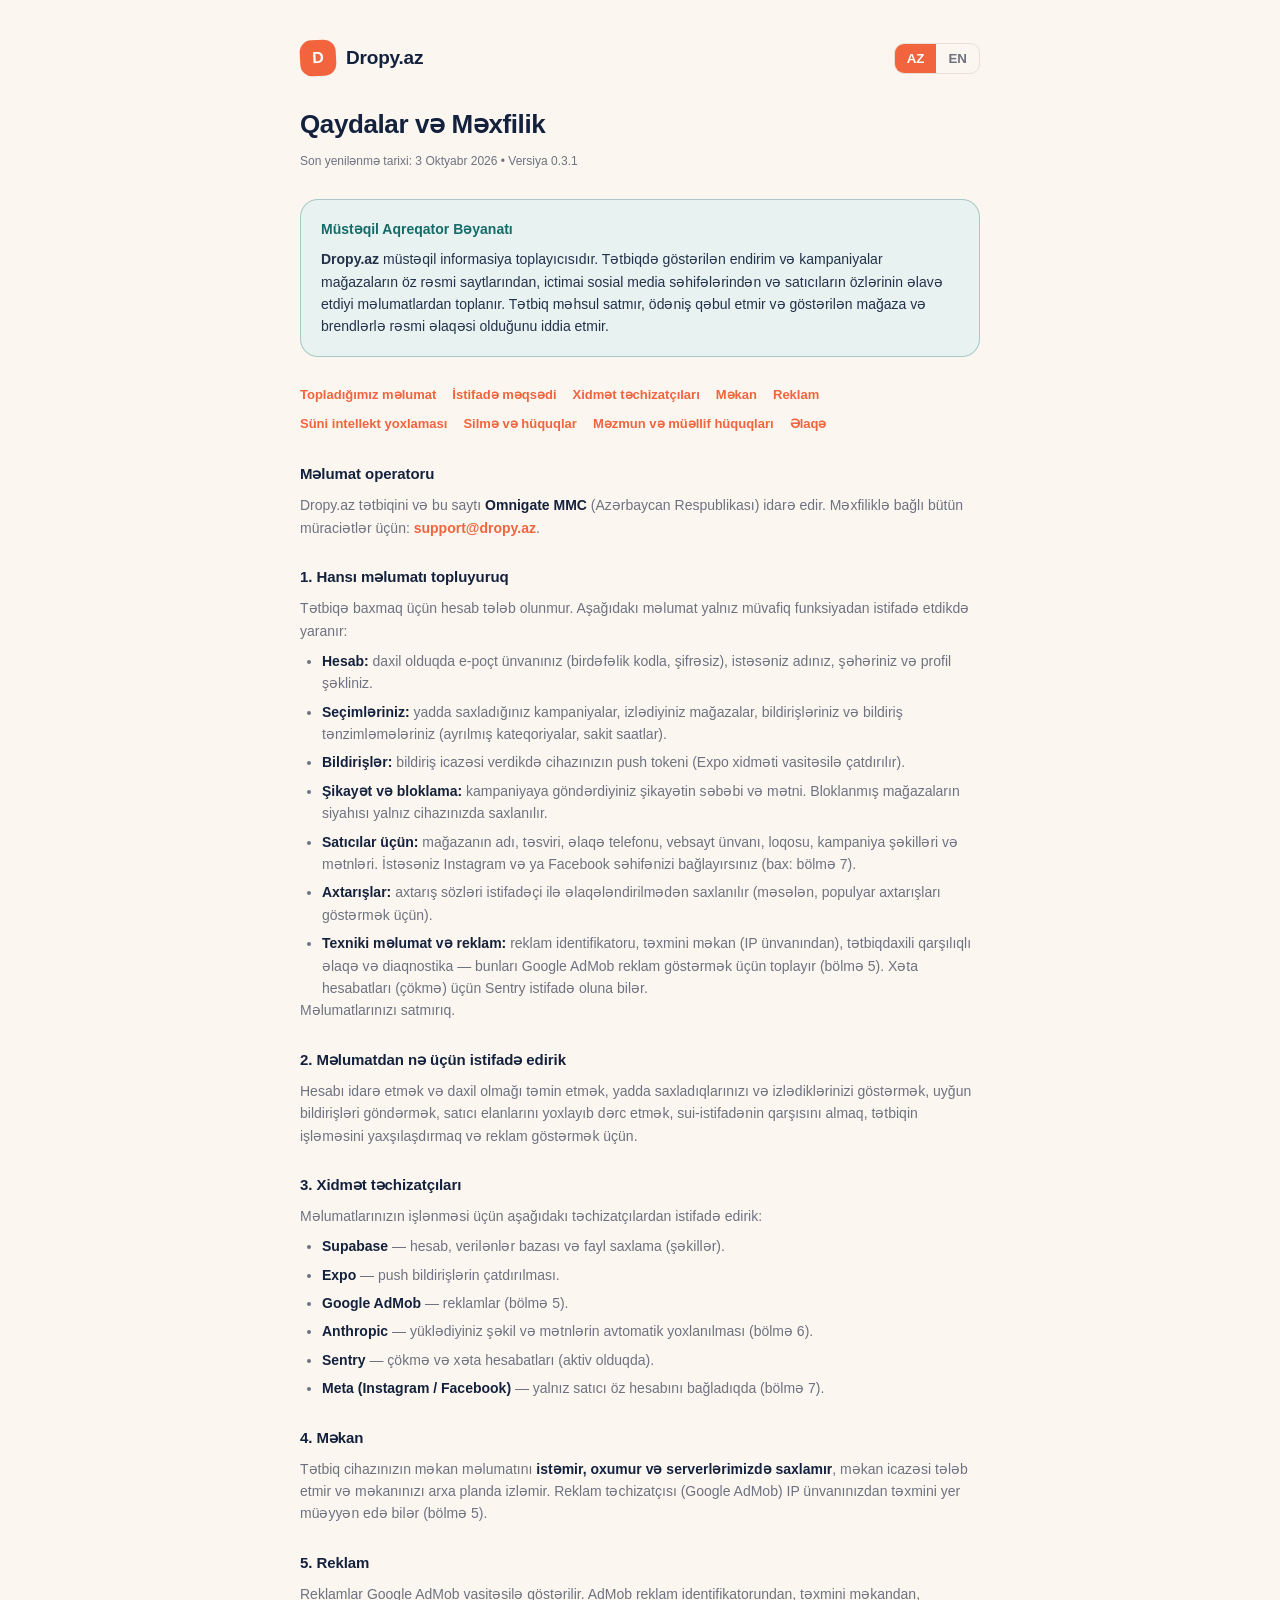
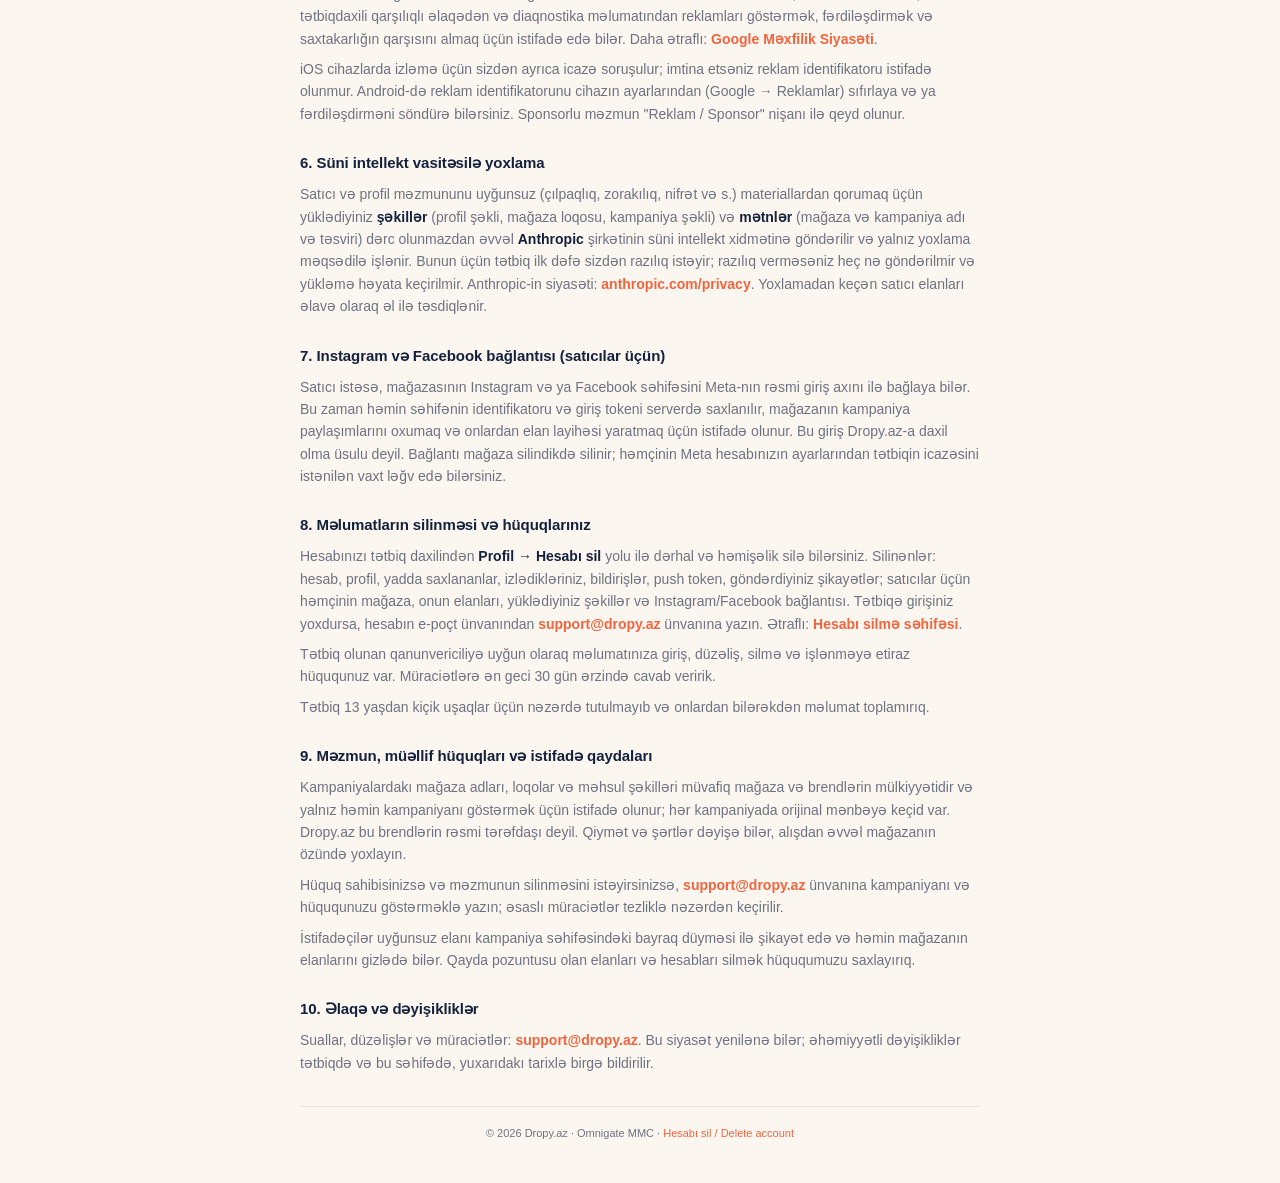
<file: index.html>
<!doctype html>
<html lang="az">
<head>
<meta charset="utf-8" />
<meta name="viewport" content="width=device-width, initial-scale=1" />
<title>Dropy.az — Qaydalar və Məxfilik</title>
<meta name="description" content="Dropy.az müstəqil endirim aqreqatoru — Məxfilik Siyasəti və İstifadə Qaydaları" />
<link rel="stylesheet" href="/legal.css" />
</head>
<body>
  <div class="wrap">
    <header>
      <a class="brand" href="/">
        <div class="brand-mark">D</div>
        <div class="brand-name">Dropy.az</div>
      </a>
      <div class="lang-toggle">
        <button type="button" data-lang="az" class="active" onclick="setLang('az')">AZ</button>
        <button type="button" data-lang="en" onclick="setLang('en')">EN</button>
      </div>
    </header>

    <div data-lang-content="az">
      <h1>Qaydalar və Məxfilik</h1>
      <p class="updated">Son yenilənmə tarixi: 3 Oktyabr 2026 • Versiya 0.3.1</p>

      <div class="statement">
        <h2>Müstəqil Aqreqator Bəyanatı</h2>
        <p><strong>Dropy.az</strong> müstəqil informasiya toplayıcısıdır. Tətbiqdə göstərilən endirim və kampaniyalar mağazaların öz rəsmi saytlarından, ictimai sosial media səhifələrindən və satıcıların özlərinin əlavə etdiyi məlumatlardan toplanır. Tətbiq məhsul satmır, ödəniş qəbul etmir və göstərilən mağaza və brendlərlə rəsmi əlaqəsi olduğunu iddia etmir.</p>
      </div>

      <nav class="toc" aria-label="Məzmun">
        <a href="#melumat">Topladığımız məlumat</a>
        <a href="#istifade">İstifadə məqsədi</a>
        <a href="#terefler">Xidmət təchizatçıları</a>
        <a href="#yer">Məkan</a>
        <a href="#reklam">Reklam</a>
        <a href="#ai">Süni intellekt yoxlaması</a>
        <a href="#silme">Silmə və hüquqlar</a>
        <a href="#mezmun">Məzmun və müəllif hüquqları</a>
        <a href="#elaqe">Əlaqə</a>
      </nav>

      <section id="operator">
        <h2>Məlumat operatoru</h2>
        <p>Dropy.az tətbiqini və bu saytı <strong>Omnigate MMC</strong> (Azərbaycan Respublikası) idarə edir. Məxfiliklə bağlı bütün müraciətlər üçün: <a href="mailto:support@dropy.az">support@dropy.az</a>.</p>
      </section>

      <section id="melumat">
        <h2>1. Hansı məlumatı topluyuruq</h2>
        <p>Tətbiqə baxmaq üçün hesab tələb olunmur. Aşağıdakı məlumat yalnız müvafiq funksiyadan istifadə etdikdə yaranır:</p>
        <ul>
          <li><strong>Hesab:</strong> daxil olduqda e-poçt ünvanınız (birdəfəlik kodla, şifrəsiz), istəsəniz adınız, şəhəriniz və profil şəkliniz.</li>
          <li><strong>Seçimləriniz:</strong> yadda saxladığınız kampaniyalar, izlədiyiniz mağazalar, bildirişləriniz və bildiriş tənzimləmələriniz (ayrılmış kateqoriyalar, sakit saatlar).</li>
          <li><strong>Bildirişlər:</strong> bildiriş icazəsi verdikdə cihazınızın push tokeni (Expo xidməti vasitəsilə çatdırılır).</li>
          <li><strong>Şikayət və bloklama:</strong> kampaniyaya göndərdiyiniz şikayətin səbəbi və mətni. Bloklanmış mağazaların siyahısı yalnız cihazınızda saxlanılır.</li>
          <li><strong>Satıcılar üçün:</strong> mağazanın adı, təsviri, əlaqə telefonu, vebsayt ünvanı, loqosu, kampaniya şəkilləri və mətnləri. İstəsəniz Instagram və ya Facebook səhifənizi bağlayırsınız (bax: bölmə 7).</li>
          <li><strong>Axtarışlar:</strong> axtarış sözləri istifadəçi ilə əlaqələndirilmədən saxlanılır (məsələn, populyar axtarışları göstərmək üçün).</li>
          <li><strong>Texniki məlumat və reklam:</strong> reklam identifikatoru, təxmini məkan (IP ünvanından), tətbiqdaxili qarşılıqlı əlaqə və diaqnostika — bunları Google AdMob reklam göstərmək üçün toplayır (bölmə 5). Xəta hesabatları (çökmə) üçün Sentry istifadə oluna bilər.</li>
        </ul>
        <p>Məlumatlarınızı satmırıq.</p>
      </section>

      <section id="istifade">
        <h2>2. Məlumatdan nə üçün istifadə edirik</h2>
        <p>Hesabı idarə etmək və daxil olmağı təmin etmək, yadda saxladıqlarınızı və izlədiklərinizi göstərmək, uyğun bildirişləri göndərmək, satıcı elanlarını yoxlayıb dərc etmək, sui-istifadənin qarşısını almaq, tətbiqin işləməsini yaxşılaşdırmaq və reklam göstərmək üçün.</p>
      </section>

      <section id="terefler">
        <h2>3. Xidmət təchizatçıları</h2>
        <p>Məlumatlarınızın işlənməsi üçün aşağıdakı təchizatçılardan istifadə edirik:</p>
        <ul>
          <li><strong>Supabase</strong> — hesab, verilənlər bazası və fayl saxlama (şəkillər).</li>
          <li><strong>Expo</strong> — push bildirişlərin çatdırılması.</li>
          <li><strong>Google AdMob</strong> — reklamlar (bölmə 5).</li>
          <li><strong>Anthropic</strong> — yüklədiyiniz şəkil və mətnlərin avtomatik yoxlanılması (bölmə 6).</li>
          <li><strong>Sentry</strong> — çökmə və xəta hesabatları (aktiv olduqda).</li>
          <li><strong>Meta (Instagram / Facebook)</strong> — yalnız satıcı öz hesabını bağladıqda (bölmə 7).</li>
        </ul>
      </section>

      <section id="yer">
        <h2>4. Məkan</h2>
        <p>Tətbiq cihazınızın məkan məlumatını <strong>istəmir, oxumur və serverlərimizdə saxlamır</strong>, məkan icazəsi tələb etmir və məkanınızı arxa planda izləmir. Reklam təchizatçısı (Google AdMob) IP ünvanınızdan təxmini yer müəyyən edə bilər (bölmə 5).</p>
      </section>

      <section id="reklam">
        <h2>5. Reklam</h2>
        <p>Reklamlar Google AdMob vasitəsilə göstərilir. AdMob reklam identifikatorundan, təxmini məkandan, tətbiqdaxili qarşılıqlı əlaqədən və diaqnostika məlumatından reklamları göstərmək, fərdiləşdirmək və saxtakarlığın qarşısını almaq üçün istifadə edə bilər. Daha ətraflı: <a href="https://policies.google.com/privacy" target="_blank" rel="noopener">Google Məxfilik Siyasəti</a>.</p>
        <p>iOS cihazlarda izləmə üçün sizdən ayrıca icazə soruşulur; imtina etsəniz reklam identifikatoru istifadə olunmur. Android-də reklam identifikatorunu cihazın ayarlarından (Google → Reklamlar) sıfırlaya və ya fərdiləşdirməni söndürə bilərsiniz. Sponsorlu məzmun "Reklam / Sponsor" nişanı ilə qeyd olunur.</p>
      </section>

      <section id="ai">
        <h2>6. Süni intellekt vasitəsilə yoxlama</h2>
        <p>Satıcı və profil məzmununu uyğunsuz (çılpaqlıq, zorakılıq, nifrət və s.) materiallardan qorumaq üçün yüklədiyiniz <strong>şəkillər</strong> (profil şəkli, mağaza loqosu, kampaniya şəkli) və <strong>mətnlər</strong> (mağaza və kampaniya adı və təsviri) dərc olunmazdan əvvəl <strong>Anthropic</strong> şirkətinin süni intellekt xidmətinə göndərilir və yalnız yoxlama məqsədilə işlənir. Bunun üçün tətbiq ilk dəfə sizdən razılıq istəyir; razılıq verməsəniz heç nə göndərilmir və yükləmə həyata keçirilmir. Anthropic-in siyasəti: <a href="https://www.anthropic.com/privacy" target="_blank" rel="noopener">anthropic.com/privacy</a>. Yoxlamadan keçən satıcı elanları əlavə olaraq əl ilə təsdiqlənir.</p>
      </section>

      <section id="meta">
        <h2>7. Instagram və Facebook bağlantısı (satıcılar üçün)</h2>
        <p>Satıcı istəsə, mağazasının Instagram və ya Facebook səhifəsini Meta-nın rəsmi giriş axını ilə bağlaya bilər. Bu zaman həmin səhifənin identifikatoru və giriş tokeni serverdə saxlanılır, mağazanın kampaniya paylaşımlarını oxumaq və onlardan elan layihəsi yaratmaq üçün istifadə olunur. Bu giriş Dropy.az-a daxil olma üsulu deyil. Bağlantı mağaza silindikdə silinir; həmçinin Meta hesabınızın ayarlarından tətbiqin icazəsini istənilən vaxt ləğv edə bilərsiniz.</p>
      </section>

      <section id="silme">
        <h2>8. Məlumatların silinməsi və hüquqlarınız</h2>
        <p>Hesabınızı tətbiq daxilindən <strong>Profil → Hesabı sil</strong> yolu ilə dərhal və həmişəlik silə bilərsiniz. Silinənlər: hesab, profil, yadda saxlananlar, izlədikləriniz, bildirişlər, push token, göndərdiyiniz şikayətlər; satıcılar üçün həmçinin mağaza, onun elanları, yüklədiyiniz şəkillər və Instagram/Facebook bağlantısı. Tətbiqə girişiniz yoxdursa, hesabın e-poçt ünvanından <a href="mailto:support@dropy.az">support@dropy.az</a> ünvanına yazın. Ətraflı: <a href="/hesabi-sil/">Hesabı silmə səhifəsi</a>.</p>
        <p>Tətbiq olunan qanunvericiliyə uyğun olaraq məlumatınıza giriş, düzəliş, silmə və işlənməyə etiraz hüququnuz var. Müraciətlərə ən geci 30 gün ərzində cavab veririk.</p>
        <p>Tətbiq 13 yaşdan kiçik uşaqlar üçün nəzərdə tutulmayıb və onlardan bilərəkdən məlumat toplamırıq.</p>
      </section>

      <section id="mezmun">
        <h2>9. Məzmun, müəllif hüquqları və istifadə qaydaları</h2>
        <p>Kampaniyalardakı mağaza adları, loqolar və məhsul şəkilləri müvafiq mağaza və brendlərin mülkiyyətidir və yalnız həmin kampaniyanı göstərmək üçün istifadə olunur; hər kampaniyada orijinal mənbəyə keçid var. Dropy.az bu brendlərin rəsmi tərəfdaşı deyil. Qiymət və şərtlər dəyişə bilər, alışdan əvvəl mağazanın özündə yoxlayın.</p>
        <p>Hüquq sahibisinizsə və məzmunun silinməsini istəyirsinizsə, <a href="mailto:support@dropy.az">support@dropy.az</a> ünvanına kampaniyanı və hüququnuzu göstərməklə yazın; əsaslı müraciətlər tezliklə nəzərdən keçirilir.</p>
        <p>İstifadəçilər uyğunsuz elanı kampaniya səhifəsindəki bayraq düyməsi ilə şikayət edə və həmin mağazanın elanlarını gizlədə bilər. Qayda pozuntusu olan elanları və hesabları silmək hüququmuzu saxlayırıq.</p>
      </section>

      <section id="elaqe">
        <h2>10. Əlaqə və dəyişikliklər</h2>
        <p>Suallar, düzəlişlər və müraciətlər: <a href="mailto:support@dropy.az">support@dropy.az</a>. Bu siyasət yenilənə bilər; əhəmiyyətli dəyişikliklər tətbiqdə və bu səhifədə, yuxarıdakı tarixlə birgə bildirilir.</p>
      </section>
    </div>

    <div data-lang-content="en" hidden>
      <h1>Terms &amp; Privacy</h1>
      <p class="updated">Last updated: October 3, 2026 • Version 0.3.1</p>

      <div class="statement">
        <h2>Independent Aggregator Statement</h2>
        <p><strong>Dropy.az</strong> is an independent information aggregator. The deals and campaigns it shows are collected from stores' own official websites, public social media pages, and information that sellers add themselves. The app does not sell products, does not take payments, and does not claim any official affiliation with the stores and brands it shows.</p>
      </div>

      <nav class="toc" aria-label="Contents">
        <a href="#melumat-en">Data we collect</a>
        <a href="#istifade-en">How we use it</a>
        <a href="#terefler-en">Service providers</a>
        <a href="#yer-en">Location</a>
        <a href="#reklam-en">Advertising</a>
        <a href="#ai-en">AI review</a>
        <a href="#silme-en">Deletion &amp; rights</a>
        <a href="#mezmun-en">Content &amp; copyright</a>
        <a href="#elaqe-en">Contact</a>
      </nav>

      <section>
        <h2>Data controller</h2>
        <p>The Dropy.az app and this website are operated by <strong>Omnigate MMC</strong> (Republic of Azerbaijan). For any privacy request: <a href="mailto:support@dropy.az">support@dropy.az</a>.</p>
      </section>

      <section id="melumat-en">
        <h2>1. Data we collect</h2>
        <p>No account is needed to browse. The data below is created only when you use the matching feature:</p>
        <ul>
          <li><strong>Account:</strong> your email address when you sign in (one-time code, no password), and optionally your name, city and profile photo.</li>
          <li><strong>Your choices:</strong> campaigns you save, stores you follow, your notifications and notification settings (categories, quiet hours).</li>
          <li><strong>Notifications:</strong> your device push token if you allow notifications (delivered through the Expo service).</li>
          <li><strong>Reports and blocking:</strong> the reason and text of a report you send about a campaign. The list of stores you hide is kept only on your device.</li>
          <li><strong>For sellers:</strong> store name, description, contact phone, website, logo, campaign photos and texts. You may optionally connect your Instagram or Facebook page (see section 7).</li>
          <li><strong>Searches:</strong> search terms are stored without being linked to you (for example, to show popular searches).</li>
          <li><strong>Technical data and ads:</strong> advertising identifier, approximate location (from IP address), in-app interactions and diagnostics — collected by Google AdMob to serve ads (section 5). Sentry may be used for crash reports.</li>
        </ul>
        <p>We do not sell your data.</p>
      </section>

      <section id="istifade-en">
        <h2>2. How we use it</h2>
        <p>To run your account and sign-in, show what you saved and follow, send relevant notifications, review and publish seller listings, prevent abuse, improve the app, and show ads.</p>
      </section>

      <section id="terefler-en">
        <h2>3. Service providers</h2>
        <p>We use these providers to process data:</p>
        <ul>
          <li><strong>Supabase</strong> — accounts, database and file storage (images).</li>
          <li><strong>Expo</strong> — push notification delivery.</li>
          <li><strong>Google AdMob</strong> — ads (section 5).</li>
          <li><strong>Anthropic</strong> — automated review of images and text you upload (section 6).</li>
          <li><strong>Sentry</strong> — crash and error reports (when enabled).</li>
          <li><strong>Meta (Instagram / Facebook)</strong> — only when a seller connects their account (section 7).</li>
        </ul>
      </section>

      <section id="yer-en">
        <h2>4. Location</h2>
        <p>The app does <strong>not ask for, read, or store your device location</strong> on our servers, does not request location permission, and does not track location in the background. The ad provider (Google AdMob) may infer an approximate location from your IP address (section 5).</p>
      </section>

      <section id="reklam-en">
        <h2>5. Advertising</h2>
        <p>Ads are served through Google AdMob. AdMob may use the advertising identifier, approximate location, in-app interactions and diagnostics to serve and personalize ads and to prevent fraud. See the <a href="https://policies.google.com/privacy" target="_blank" rel="noopener">Google Privacy Policy</a>.</p>
        <p>On iOS we ask for your separate permission to track; if you decline, the advertising identifier is not used. On Android you can reset your advertising ID or turn off personalization in device settings (Google → Ads). Sponsored content is marked with an "Ad / Sponsor" badge.</p>
      </section>

      <section id="ai-en">
        <h2>6. AI review of uploads</h2>
        <p>To keep seller and profile content free of inappropriate material (nudity, violence, hate and similar), the <strong>images</strong> (profile photo, store logo, campaign photo) and <strong>text</strong> (store and campaign names and descriptions) you upload are sent to <strong>Anthropic</strong>'s AI service before publishing and processed only for that review. The app asks for your consent the first time; if you decline, nothing is sent and the upload does not go ahead. Anthropic's policy: <a href="https://www.anthropic.com/privacy" target="_blank" rel="noopener">anthropic.com/privacy</a>. Seller listings that pass are also approved manually.</p>
      </section>

      <section>
        <h2>7. Instagram and Facebook connection (sellers)</h2>
        <p>A seller may connect their store's Instagram or Facebook page through Meta's official login flow. The page identifier and an access token are then stored on the server and used to read the store's campaign posts and create listing drafts from them. This is not a way to sign in to Dropy.az. The connection is deleted when the store is deleted, and you can also revoke the app's access at any time in your Meta account settings.</p>
      </section>

      <section id="silme-en">
        <h2>8. Deletion and your rights</h2>
        <p>You can delete your account immediately and permanently in the app: <strong>Profile → Delete account</strong>. This deletes your account, profile, saved items, follows, notifications, push token and reports you sent; for sellers also the store, its listings, uploaded photos and the Instagram/Facebook connection. If you cannot access the app, email <a href="mailto:support@dropy.az">support@dropy.az</a> from the account's email address. Details: <a href="/hesabi-sil/">account deletion page</a>.</p>
        <p>Under applicable law you have the right to access, correct and delete your data and to object to its processing. We reply to requests within 30 days at most.</p>
        <p>The app is not intended for children under 13 and we do not knowingly collect their data.</p>
      </section>

      <section id="mezmun-en">
        <h2>9. Content, copyright and terms of use</h2>
        <p>Store names, logos and product images in campaigns belong to the respective stores and brands and are used only to show that campaign; every campaign links to its original source. Dropy.az is not an official partner of these brands. Prices and terms can change, so check with the store before buying.</p>
        <p>If you are a rights holder and want content removed, write to <a href="mailto:support@dropy.az">support@dropy.az</a> naming the campaign and your rights; well-founded requests are reviewed promptly.</p>
        <p>Users can report an inappropriate listing with the flag button on the campaign page and hide all listings from a store. We reserve the right to remove listings and accounts that break the rules.</p>
      </section>

      <section id="elaqe-en">
        <h2>10. Contact and changes</h2>
        <p>Questions, corrections and requests: <a href="mailto:support@dropy.az">support@dropy.az</a>. This policy may be updated; significant changes are announced in the app and on this page with the date above.</p>
      </section>
    </div>

    <footer>© 2026 Dropy.az · Omnigate MMC · <a href="/hesabi-sil/">Hesabı sil / Delete account</a></footer>
  </div>
  <script src="/legal.js"></script>
</body>
</html>
</file>
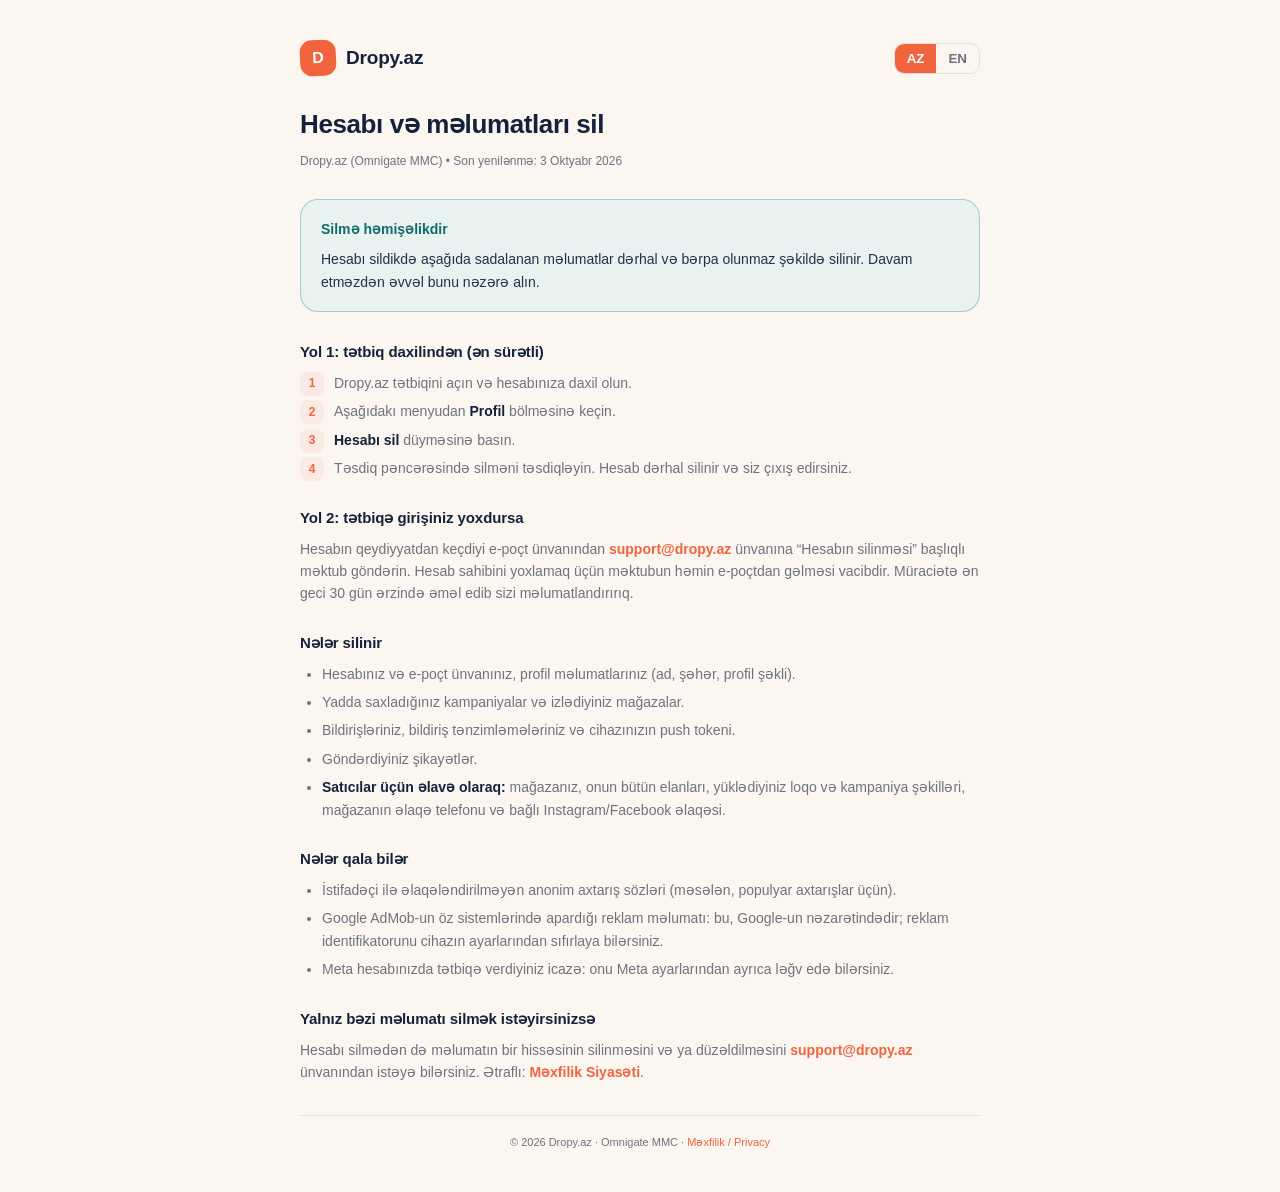
<file: hesabi-sil/index.html>
<!doctype html>
<html lang="az">
<head>
<meta charset="utf-8" />
<meta name="viewport" content="width=device-width, initial-scale=1" />
<title>Dropy.az — Hesabı sil</title>
<meta name="description" content="Dropy.az hesabınızı və məlumatlarınızı necə silmək olar" />
<link rel="stylesheet" href="/legal.css" />
</head>
<body>
  <div class="wrap">
    <header>
      <a class="brand" href="/">
        <div class="brand-mark">D</div>
        <div class="brand-name">Dropy.az</div>
      </a>
      <div class="lang-toggle">
        <button type="button" data-lang="az" class="active" onclick="setLang('az')">AZ</button>
        <button type="button" data-lang="en" onclick="setLang('en')">EN</button>
      </div>
    </header>

    <div data-lang-content="az">
      <h1>Hesabı və məlumatları sil</h1>
      <p class="updated">Dropy.az (Omnigate MMC) • Son yenilənmə: 3 Oktyabr 2026</p>

      <div class="statement">
        <h2>Silmə həmişəlikdir</h2>
        <p>Hesabı sildikdə aşağıda sadalanan məlumatlar dərhal və bərpa olunmaz şəkildə silinir. Davam etməzdən əvvəl bunu nəzərə alın.</p>
      </div>

      <section>
        <h2>Yol 1: tətbiq daxilindən (ən sürətli)</h2>
        <ol class="steps">
          <li>Dropy.az tətbiqini açın və hesabınıza daxil olun.</li>
          <li>Aşağıdakı menyudan <strong>Profil</strong> bölməsinə keçin.</li>
          <li><strong>Hesabı sil</strong> düyməsinə basın.</li>
          <li>Təsdiq pəncərəsində silməni təsdiqləyin. Hesab dərhal silinir və siz çıxış edirsiniz.</li>
        </ol>
      </section>

      <section>
        <h2>Yol 2: tətbiqə girişiniz yoxdursa</h2>
        <p>Hesabın qeydiyyatdan keçdiyi e-poçt ünvanından <a href="mailto:support@dropy.az?subject=Hesabın%20silinməsi">support@dropy.az</a> ünvanına “Hesabın silinməsi” başlıqlı məktub göndərin. Hesab sahibini yoxlamaq üçün məktubun həmin e-poçtdan gəlməsi vacibdir. Müraciətə ən geci 30 gün ərzində əməl edib sizi məlumatlandırırıq.</p>
      </section>

      <section>
        <h2>Nələr silinir</h2>
        <ul>
          <li>Hesabınız və e-poçt ünvanınız, profil məlumatlarınız (ad, şəhər, profil şəkli).</li>
          <li>Yadda saxladığınız kampaniyalar və izlədiyiniz mağazalar.</li>
          <li>Bildirişləriniz, bildiriş tənzimləmələriniz və cihazınızın push tokeni.</li>
          <li>Göndərdiyiniz şikayətlər.</li>
          <li><strong>Satıcılar üçün əlavə olaraq:</strong> mağazanız, onun bütün elanları, yüklədiyiniz loqo və kampaniya şəkilləri, mağazanın əlaqə telefonu və bağlı Instagram/Facebook əlaqəsi.</li>
        </ul>
      </section>

      <section>
        <h2>Nələr qala bilər</h2>
        <ul>
          <li>İstifadəçi ilə əlaqələndirilməyən anonim axtarış sözləri (məsələn, populyar axtarışlar üçün).</li>
          <li>Google AdMob-un öz sistemlərində apardığı reklam məlumatı: bu, Google-un nəzarətindədir; reklam identifikatorunu cihazın ayarlarından sıfırlaya bilərsiniz.</li>
          <li>Meta hesabınızda tətbiqə verdiyiniz icazə: onu Meta ayarlarından ayrıca ləğv edə bilərsiniz.</li>
        </ul>
      </section>

      <section>
        <h2>Yalnız bəzi məlumatı silmək istəyirsinizsə</h2>
        <p>Hesabı silmədən də məlumatın bir hissəsinin silinməsini və ya düzəldilməsini <a href="mailto:support@dropy.az">support@dropy.az</a> ünvanından istəyə bilərsiniz. Ətraflı: <a href="/">Məxfilik Siyasəti</a>.</p>
      </section>
    </div>

    <div data-lang-content="en" hidden>
      <h1>Delete your account and data</h1>
      <p class="updated">Dropy.az (Omnigate MMC) • Last updated: October 3, 2026</p>

      <div class="statement">
        <h2>Deletion is permanent</h2>
        <p>When you delete your account, the data listed below is removed immediately and cannot be recovered. Please keep this in mind before you continue.</p>
      </div>

      <section>
        <h2>Option 1: inside the app (fastest)</h2>
        <ol class="steps">
          <li>Open the Dropy.az app and sign in to your account.</li>
          <li>Go to the <strong>Profile</strong> tab in the bottom menu.</li>
          <li>Tap <strong>Delete account</strong>.</li>
          <li>Confirm in the dialog. The account is deleted immediately and you are signed out.</li>
        </ol>
      </section>

      <section>
        <h2>Option 2: if you cannot access the app</h2>
        <p>Send an email titled “Account deletion” to <a href="mailto:support@dropy.az?subject=Account%20deletion">support@dropy.az</a> from the email address the account was registered with. It must come from that address so we can verify you own the account. We carry out the request and confirm to you within 30 days at most.</p>
      </section>

      <section>
        <h2>What is deleted</h2>
        <ul>
          <li>Your account and email address, and your profile data (name, city, profile photo).</li>
          <li>Campaigns you saved and stores you follow.</li>
          <li>Your notifications, notification settings and your device's push token.</li>
          <li>Reports you sent.</li>
          <li><strong>For sellers, also:</strong> your store, all its listings, the logo and campaign photos you uploaded, the store's contact phone number and the connected Instagram/Facebook link.</li>
        </ul>
      </section>

      <section>
        <h2>What may remain</h2>
        <ul>
          <li>Anonymous search terms that are not linked to any user (for example, used for popular searches).</li>
          <li>Advertising data held by Google AdMob in its own systems: this is under Google's control; you can reset your advertising ID in device settings.</li>
          <li>The permission you granted the app in your Meta account: you can revoke it separately in Meta settings.</li>
        </ul>
      </section>

      <section>
        <h2>If you only want some data removed</h2>
        <p>You can also ask for part of your data to be deleted or corrected without deleting the account, at <a href="mailto:support@dropy.az">support@dropy.az</a>. More: <a href="/">Privacy Policy</a>.</p>
      </section>
    </div>

    <footer>© 2026 Dropy.az · Omnigate MMC · <a href="/">Məxfilik / Privacy</a></footer>
  </div>
  <script src="/legal.js"></script>
</body>
</html>
</file>
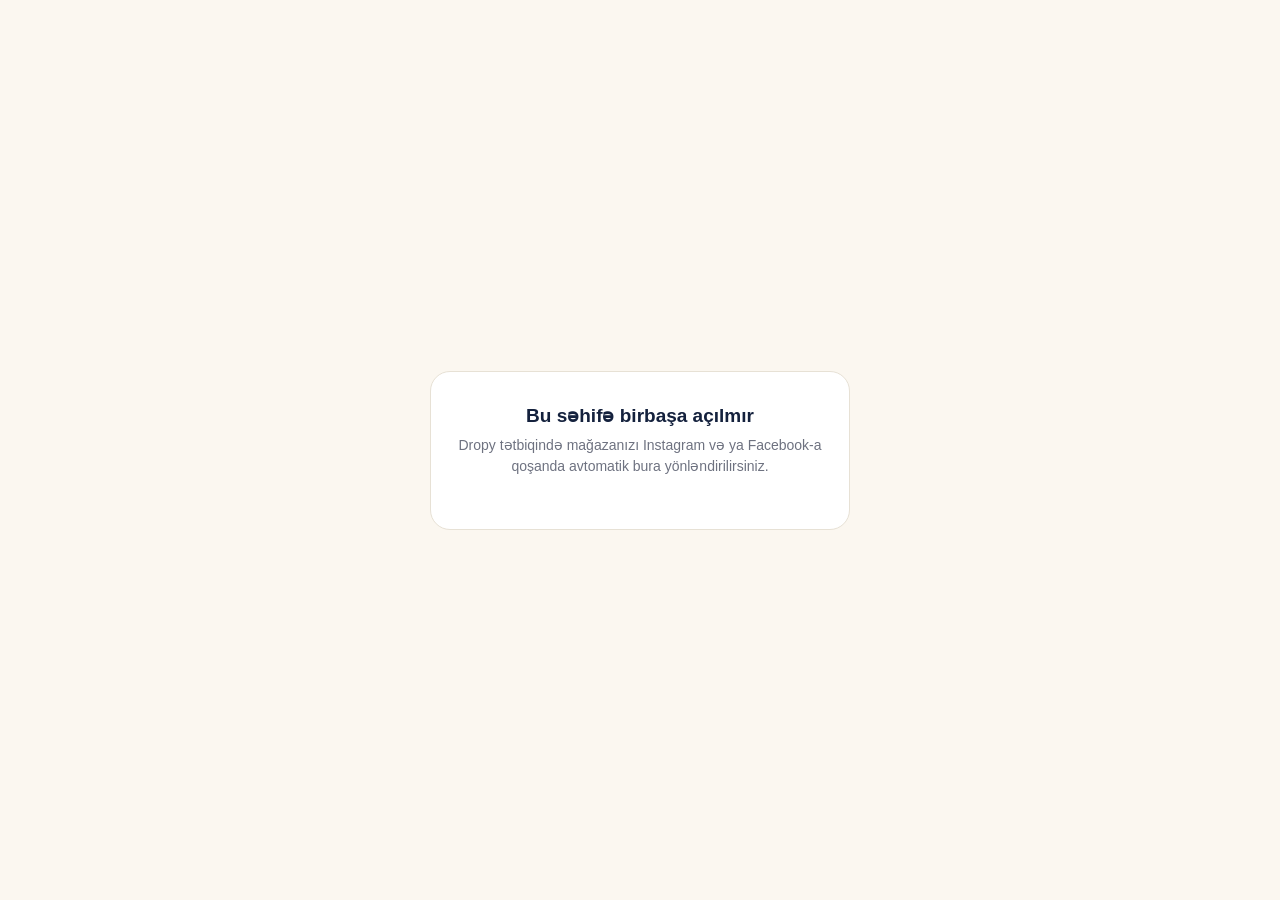
<file: oauth/facebook.html>
<!doctype html>
<html lang="az">
<head>
<meta charset="utf-8" />
<meta name="viewport" content="width=device-width, initial-scale=1" />
<meta name="robots" content="noindex" />
<title>Dropy — Facebook qoşulması</title>
<link rel="stylesheet" href="bridge.css" />
</head>
<body data-platform="facebook">
<main class="card">
  <div id="spinner" class="spinner" role="status" aria-label="Yüklənir"></div>
  <h1 id="heading">Dropy tətbiqinə qayıdırsınız…</h1>
  <p id="message">Facebook qoşulması tamamlanır, bir neçə saniyə gözləyin.</p>
  <div id="error" class="error" hidden></div>
  <a id="back" class="button" hidden>Tətbiqə qayıt</a>
</main>
<script src="bridge.js"></script>
</body>
</html>
</file>
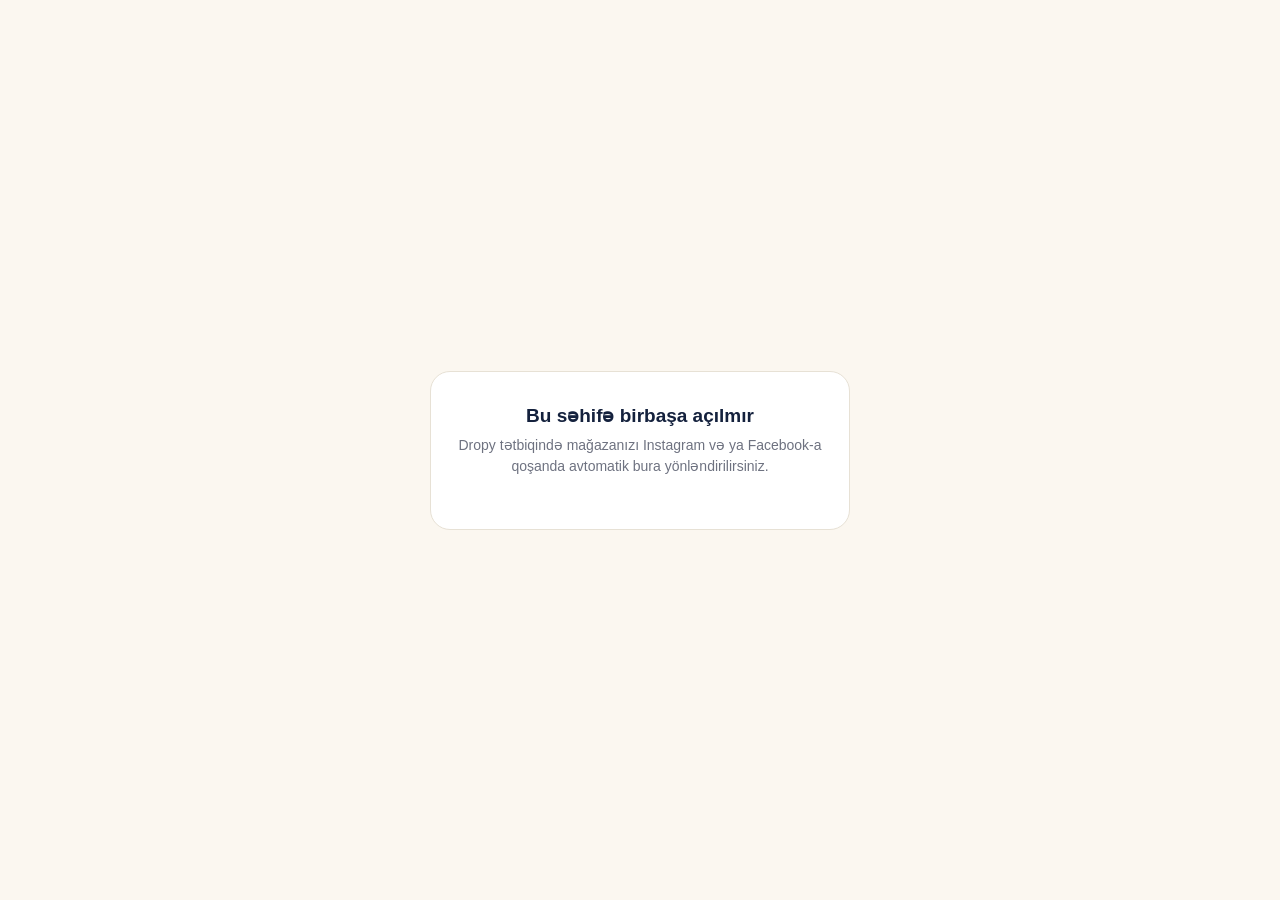
<file: oauth/instagram.html>
<!doctype html>
<html lang="az">
<head>
<meta charset="utf-8" />
<meta name="viewport" content="width=device-width, initial-scale=1" />
<meta name="robots" content="noindex" />
<title>Dropy — Instagram qoşulması</title>
<link rel="stylesheet" href="bridge.css" />
</head>
<body data-platform="instagram">
<main class="card">
  <div id="spinner" class="spinner" role="status" aria-label="Yüklənir"></div>
  <h1 id="heading">Dropy tətbiqinə qayıdırsınız…</h1>
  <p id="message">Instagram qoşulması tamamlanır, bir neçə saniyə gözləyin.</p>
  <div id="error" class="error" hidden></div>
  <a id="back" class="button" hidden>Tətbiqə qayıt</a>
</main>
<script src="bridge.js"></script>
</body>
</html>
</file>
<file: legal.css>
:root {
  color-scheme: light dark;
  --bg: #FBF7F0;
  --card: #FFFFFF;
  --border: #E7E1D5;
  --fg: #14213D;
  --muted: #6E7280;
  --accent: #F2643D;
  --accent-soft: #FBEAE4;
  --secondary: #146B68;
  --secondary-soft: #E7F2F1;
}
@media (prefers-color-scheme: dark) {
  :root {
    --bg: #14171F;
    --card: #1C2029;
    --border: #2B303B;
    --fg: #F3F1EA;
    --muted: #9AA0AE;
    --accent: #F2794F;
    --accent-soft: rgba(242, 100, 61, 0.16);
    --secondary: #3FA39E;
    --secondary-soft: rgba(20, 107, 104, 0.22);
  }
}
* { box-sizing: border-box; }
body {
  margin: 0;
  padding-block: 40px;
  padding-inline: max(16px, calc((100% - 720px) / 2));
  background: var(--bg);
  color: var(--fg);
  font-family: -apple-system, "Segoe UI", Roboto, "Helvetica Neue", Arial, sans-serif;
  line-height: 1.6;
}
.wrap { max-width: 680px; margin-inline: auto; }
header {
  display: flex;
  align-items: center;
  justify-content: space-between;
  gap: 12px;
  margin-bottom: 28px;
}
.brand { display: flex; align-items: center; gap: 10px; color: inherit; }
.brand:hover { text-decoration: none; }
.brand-mark {
  width: 36px; height: 36px;
  border-radius: 12px;
  background: var(--accent);
  transform: rotate(-3deg);
  display: flex; align-items: center; justify-content: center;
  color: #fff; font-weight: 700; font-size: 16px;
  flex-shrink: 0;
}
.brand-name { font-size: 19px; font-weight: 700; letter-spacing: -0.01em; }
.lang-toggle {
  display: flex;
  border: 1px solid var(--border);
  border-radius: 10px;
  overflow: hidden;
  font-size: 12px;
}
.lang-toggle button {
  border: none;
  background: transparent;
  color: var(--muted);
  padding: 7px 12px;
  cursor: pointer;
  font-weight: 600;
  font-family: inherit;
}
.lang-toggle button.active {
  background: var(--accent);
  color: #fff;
}
.lang-toggle button:focus-visible, a:focus-visible { outline: 2px solid var(--accent); outline-offset: 2px; }
h1 {
  font-size: 26px;
  letter-spacing: -0.015em;
  margin: 0 0 6px;
  text-wrap: balance;
}
.updated { color: var(--muted); font-size: 12px; margin: 0 0 28px; }
.statement {
  background: var(--secondary-soft);
  border: 1px solid color-mix(in srgb, var(--secondary) 30%, transparent);
  border-radius: 18px;
  padding: 18px 20px;
  margin-bottom: 28px;
}
.statement h2 {
  font-size: 14px;
  color: var(--secondary);
  margin: 0 0 8px;
}
.statement p { margin: 0; font-size: 14px; color: var(--fg); opacity: 0.92; }
section { margin-bottom: 26px; }
section h2 {
  font-size: 15px;
  margin: 0 0 8px;
  letter-spacing: -0.005em;
}
section p, section li {
  margin: 0;
  font-size: 14px;
  color: var(--muted);
}
section p + p { margin-top: 8px; }
section ul, section ol { margin: 8px 0 0; padding-left: 22px; display: grid; gap: 6px; }
section strong { color: var(--fg); }
.steps { counter-reset: step; list-style: none; padding-left: 0; }
.steps li {
  counter-increment: step;
  position: relative;
  padding-left: 34px;
}
.steps li::before {
  content: counter(step);
  position: absolute;
  left: 0; top: 0;
  width: 24px; height: 24px;
  border-radius: 8px;
  background: var(--accent-soft);
  color: var(--accent);
  font-weight: 700; font-size: 12px;
  display: flex; align-items: center; justify-content: center;
}
a { color: var(--accent); text-decoration: none; font-weight: 600; }
a:hover { text-decoration: underline; }
.toc { display: flex; flex-wrap: wrap; gap: 8px 16px; margin: 0 0 28px; font-size: 13px; }
footer {
  border-top: 1px solid var(--border);
  padding-top: 18px;
  margin-top: 32px;
  text-align: center;
  font-size: 11px;
  color: var(--muted);
}
footer a { font-weight: 500; }
[hidden] { display: none !important; }
</file>
<file: oauth/bridge.css>
:root {
  color-scheme: light dark;
  --bg: #FBF7F0;
  --card: #FFFFFF;
  --border: #E7E1D5;
  --fg: #14213D;
  --muted: #6E7280;
  --accent: #F2643D;
  --secondary: #146B68;
  --secondary-soft: #E7F2F1;
  --danger: #C94646;
  --danger-soft: #FBEAEA;
}
@media (prefers-color-scheme: dark) {
  :root {
    --bg: #14171F;
    --card: #1C2029;
    --border: #2B303B;
    --fg: #F3F1EA;
    --muted: #9AA0AE;
    --accent: #F2794F;
    --secondary: #3FA39E;
    --secondary-soft: rgba(20, 107, 104, 0.22);
    --danger: #E27171;
    --danger-soft: rgba(201, 70, 70, 0.18);
  }
}
* { box-sizing: border-box; }
body {
  margin: 0;
  min-height: 100vh;
  display: flex;
  align-items: center;
  justify-content: center;
  padding-inline: 16px;
  background: var(--bg);
  color: var(--fg);
  font-family: -apple-system, BlinkMacSystemFont, "Segoe UI", Roboto, sans-serif;
}
.card {
  width: 100%;
  max-width: 420px;
  background: var(--card);
  border: 1px solid var(--border);
  border-radius: 20px;
  padding: 32px 24px;
  text-align: center;
}
.spinner {
  width: 28px;
  height: 28px;
  margin: 0 auto 18px;
  border-radius: 50%;
  border: 3px solid var(--secondary-soft);
  border-top-color: var(--secondary);
  animation: spin 0.8s linear infinite;
}
@keyframes spin { to { transform: rotate(360deg); } }
@media (prefers-reduced-motion: reduce) { .spinner { animation: none; } }
h1 { font-size: 19px; margin: 0 0 8px; text-wrap: balance; }
p { font-size: 14px; color: var(--muted); margin: 0 0 20px; line-height: 1.5; }
.error {
  background: var(--danger-soft);
  color: var(--danger);
  border-radius: 12px;
  padding: 12px 14px;
  font-size: 13px;
  text-align: left;
  margin-bottom: 18px;
  word-break: break-word;
}
a.button {
  display: inline-block;
  background: var(--accent);
  color: #FFFFFF;
  font-weight: 700;
  font-size: 14px;
  text-decoration: none;
  padding: 12px 22px;
  border-radius: 12px;
}
a.button:focus-visible { outline: 3px solid var(--secondary); outline-offset: 2px; }
[hidden] { display: none !important; }
</file>
